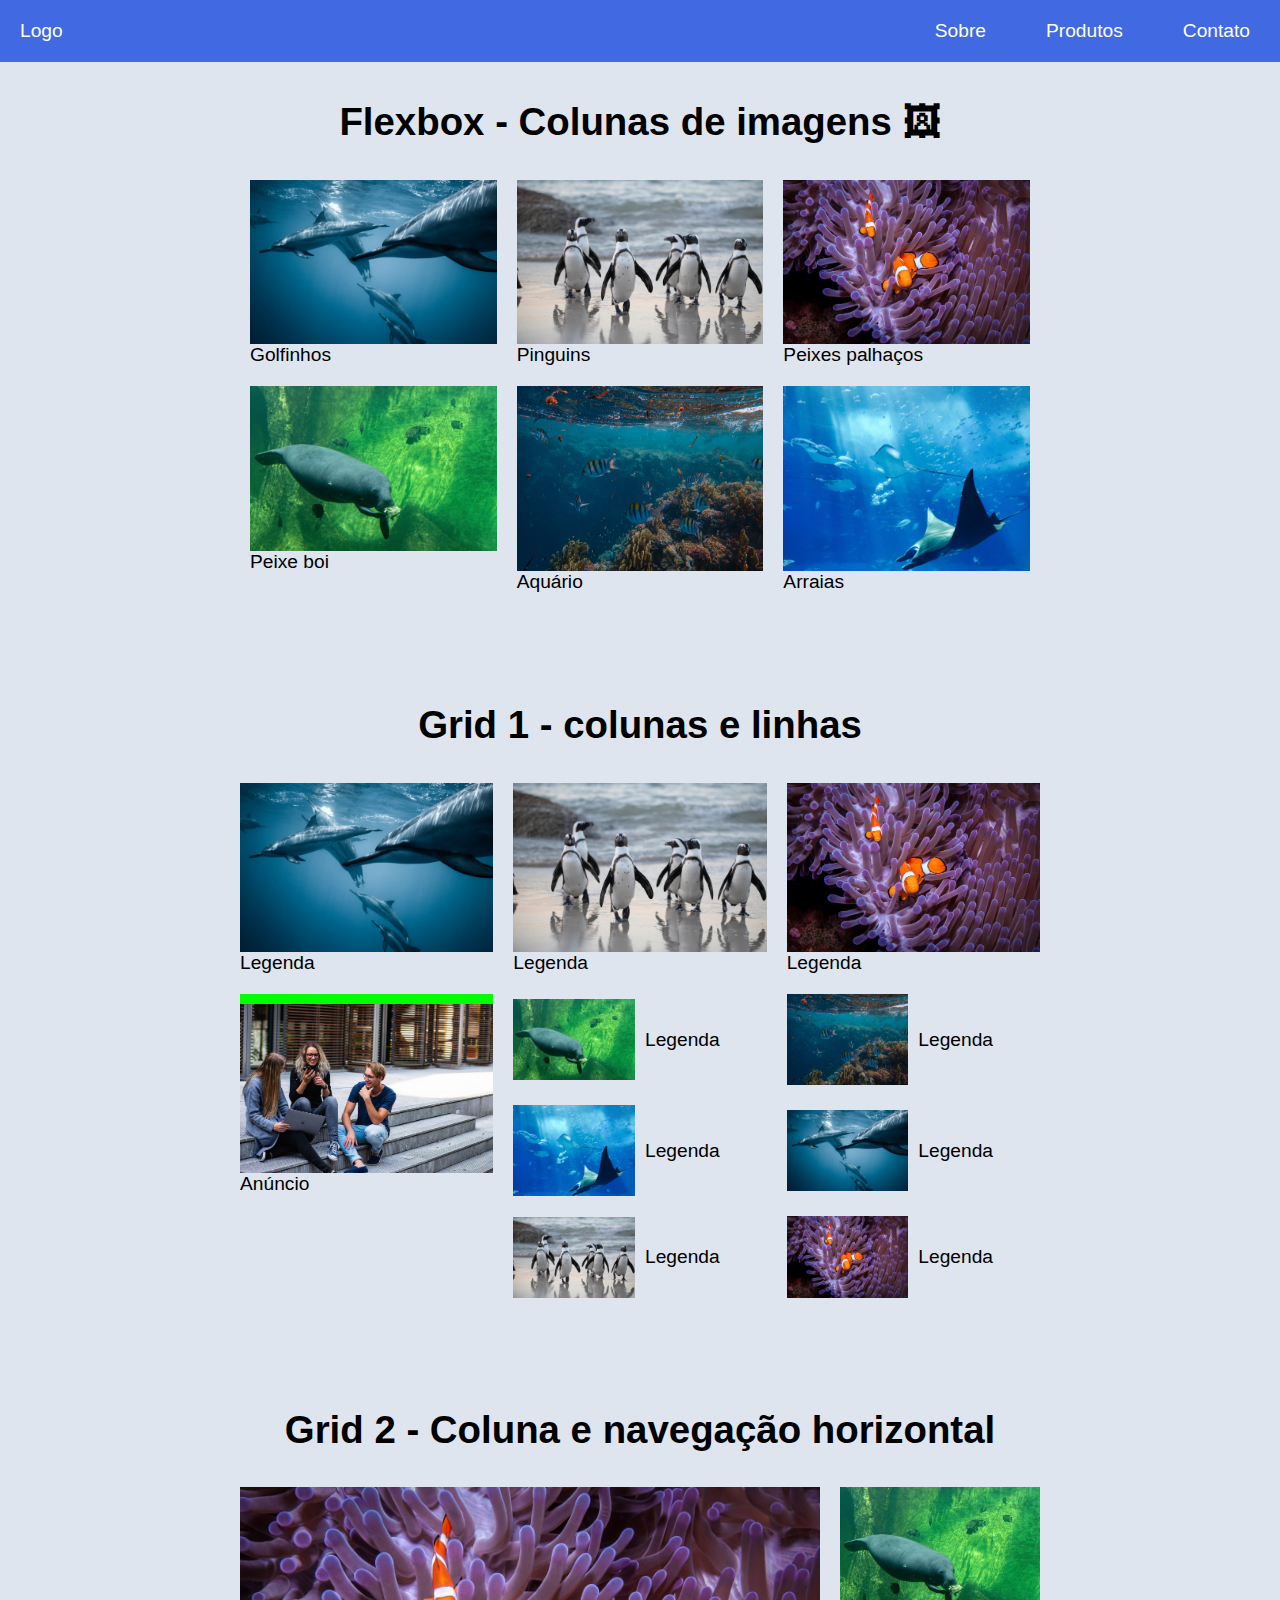
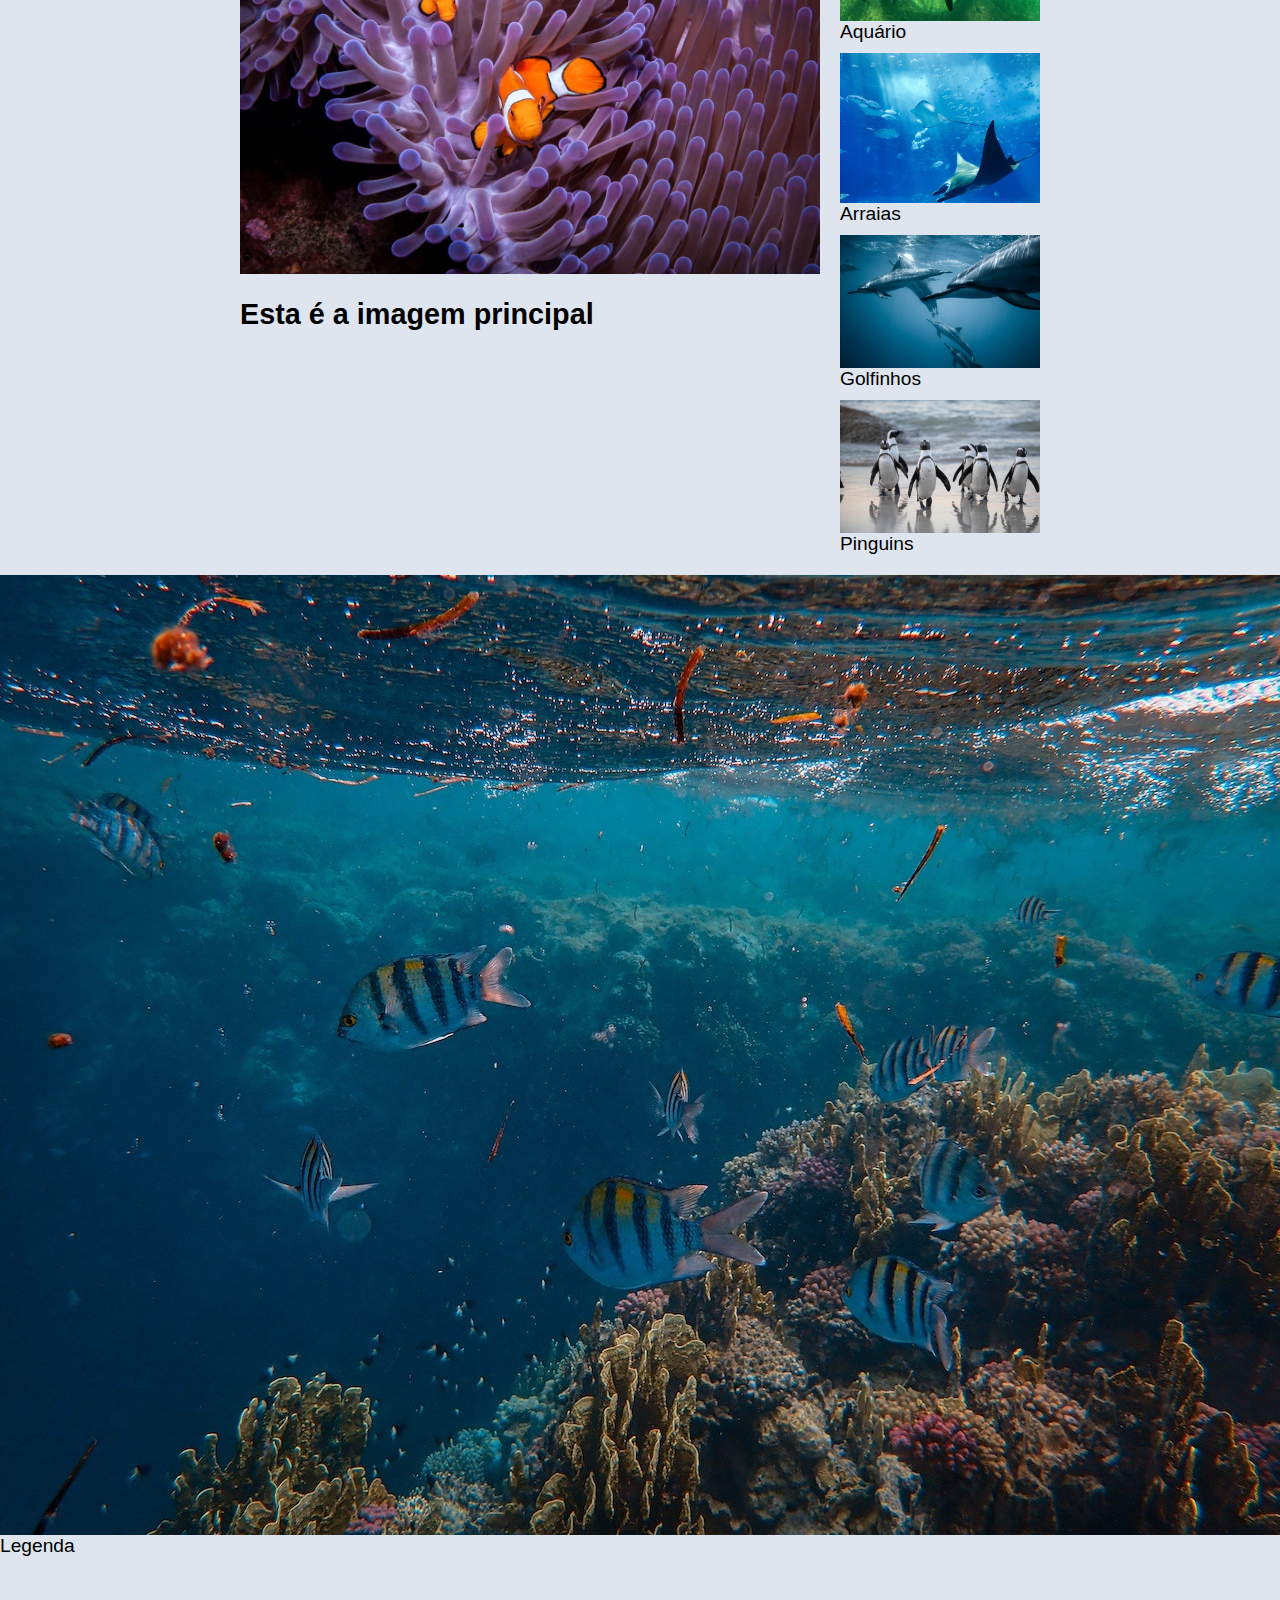
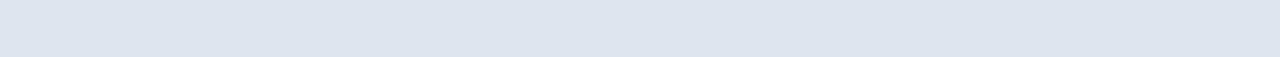
<file: Aquario/index.html>
<!DOCTYPE html>
<html lang="pt-br">
<head>
    <meta charset="UTF-8">
    <meta name="viewport" content="width=device-width, initial-scale=1.0">
    <link rel="stylesheet" href="style.css">
    <title>Aquário 🐟</title>
</head>
<body>
    <!-- Tag semântica para cabeçalho -->
    <header class="menu">
        <a href="#">Logo</a>
        <nav>
            <ul class="lista">
                <li><a href="#">Sobre</a></li>
                <li><a href="#">Produtos</a></li>
                <li><a href="#">Contato</a></li>
            </ul>
        </nav>
    </header>
    
    <!-- primeira parte -->
    <h1>Flexbox - Colunas de imagens 🖼</h1>

    <section class="flex">
        <div>
            <img src="img/aquario1.jpg" alt="">
            <p>Golfinhos</p>
        </div>
        <div>
            <img src="img/aquario2.jpg" alt="">
            <p>Pinguins</p>
        </div>
        <div>
            <img src="img/aquario3.jpg" alt="">
            <p>Peixes palhaços</p>
        </div>
        <div>
            <img src="img/aquario4.jpg" alt="">
            <p>Peixe boi</p>
        </div>
        <div>
            <img src="img/aquario5.jpg" alt="">
            <p>Aquário</p>
        </div>
        <div>
            <img src="img/aquario6.jpg" alt="">
            <p>Arraias</p>
        </div>
    </section>

    <h1>Grid 1 - colunas e linhas</h1>

    <section class="grid1">
      <div>
        <img src="img/aquario1.jpg">
        <p>Legenda</p>
      </div>
      <div>
        <img src="img/aquario2.jpg">
        <p>Legenda</p>
      </div>
      <div>
        <img src="img/aquario3.jpg">
        <p>Legenda</p>
      </div>
      <div>
        <img src="img/aquario4.jpg">
        <p>Legenda</p>
      </div>
      <div>
        <img src="img/aquario5.jpg">
        <p>Legenda</p>
      </div>
      <div>
        <img src="img/aquario6.jpg">
        <p>Legenda</p>
      </div>
      <div>
        <img src="img/aquario1.jpg">
        <p>Legenda</p>
      </div>
      <div>
        <img src="img/aquario2.jpg">
        <p>Legenda</p>
      </div>
      <div>
        <img src="img/aquario3.jpg">
        <p>Legenda</p>
      </div>
      <div class="anuncio">
        <img src="img/anuncio.jpg">
        <p>Anúncio</p>
      </div>
    </section>

    <h1>Grid 2 - Coluna e navegação horizontal</h1>

    <section class="grid2">
      <div class="principal">
        <img src="img/aquario3.jpg">
        <h2>Esta é a imagem principal</h2>
      </div>
      <div class="sidebar">
        <div>
          <img src="img/aquario4.jpg">
          <p>Aquário</p>
        </div>
        <div>
          <img src="img/aquario6.jpg">
          <p>Arraias</p>
        </div>
        <div>
          <img src="img/aquario1.jpg">
          <p>Golfinhos</p>
        </div>
        <div>
          <img src="img/aquario2.jpg">
          <p>Pinguins</p>
        </div>
      </div>
    </section>

    <section class="grid3">
        <div class="grid3-item">
          <img src="img/aquario5.jpg">
          <p>Legenda</p>
        </div>
        <div class="grid3-item">
</file>
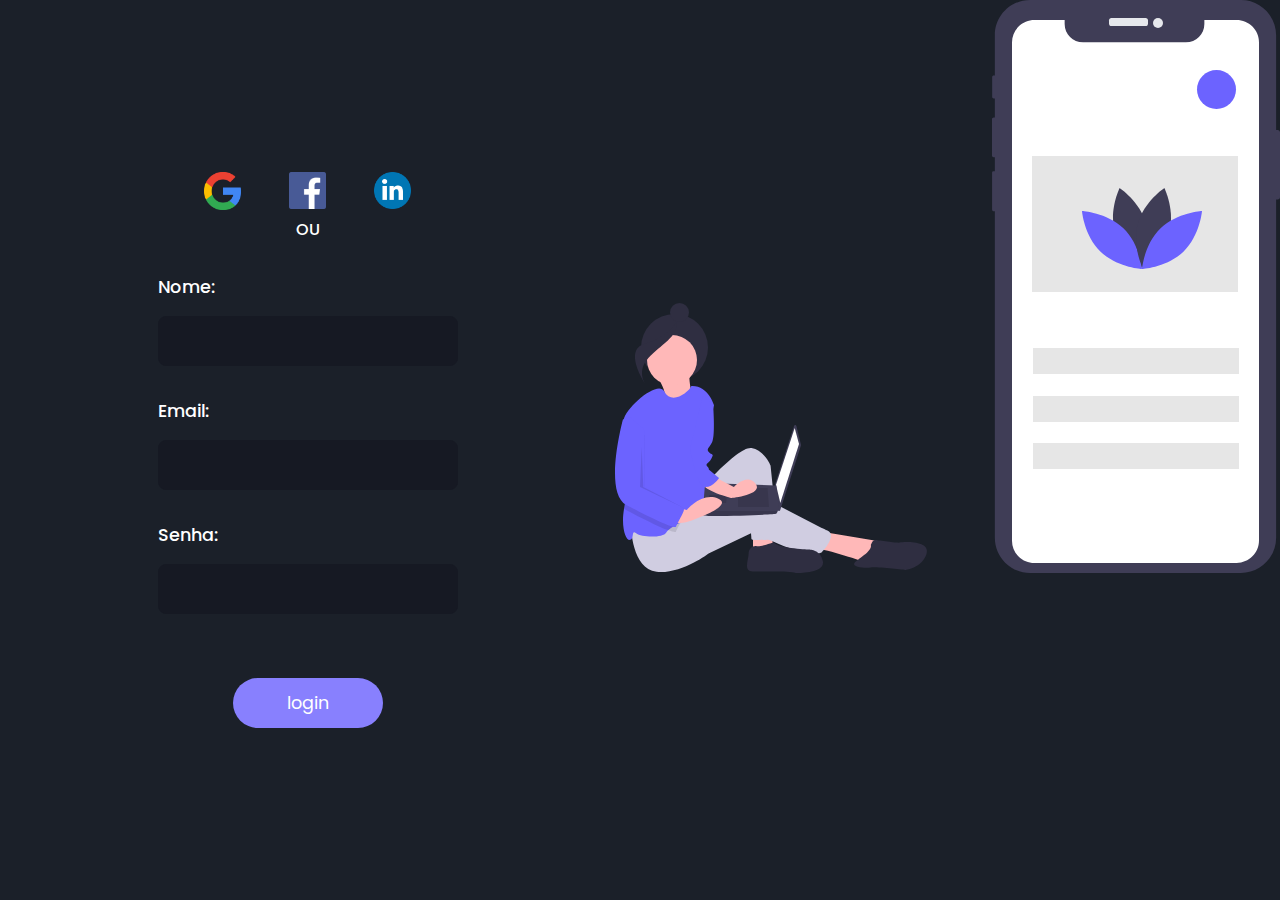
<file: TelaLogin/index.html>
<!DOCTYPE html>
<html lang="pt-br">
<head>
    <meta charset="UTF-8">
    <meta name="viewport" content="width=device-width, initial-scale=1.0">
    <link rel="stylesheet" href="style.css">
    <title>Login</title>
</head>
<body>
    <!-- Tag sematica principal -->
     <main>
        <div class="sociais">
            <a href="https://www.google.com/">
                <img src="assets/google.png" alt="foto google">
            </a>
            <a href="https://www.facebook.com/">
                <img src="assets/facebook.png" alt="foto facebook">
            </a>
            <a href="https://br.linkedin.com/">
                <img src="assets/linkedin.png" alt="foto likedin">
            </a>
        </div>
        <!-- login alternativo -->
         <div class="alternativa">
            <span>OU</span>
         </div>
         <!-- formulario -->
          <form action="">
            <label for="nome">
            <span>Nome:</span>
            <input type="text" id="nome" name="nome">
             </label>
          <label for="email">
            <span>Email:</span>
            <input type="email" id="email" name="email">
          </label>
          <label for="password">
            <span>Senha:</span>
            <input type="password" id="password" name="password">
          </label>

          <!-- botao -->
          <input type="submit" value="login">
        </form>
     </main>
     <section class="imagem">
        <!-- imagem lateral da pagina-->
         <img src="assets/mobile.svg" alt="imagem decorativa">
         <div class="circulo"></div>
     </section>
</body>
</html>
</file>
<file: TelaLogin/style.css>
@import url('https://fonts.googleapis.com/css2?family=Poppins:ital,wght@0,100;0,200;0,300;0,400;0,500;0,600;0,700;0,800;0,900;1,100;1,200;1,300;1,400;1,500;1,600;1,700;1,800;1,900&display=swap');

/* Reset das configurações padrões */
*{
    margin: 0;
    padding: 0;
    border: 0;
    box-sizing: border-box;
    font-family: "Poppins", sans-serif;
}

/* Cor do fundo e cor da fonte */
body{
    background-color: #1b2029;
    color: #fff;
    font-weight: 500;
    display: flex;
    min-height: 100vh;
    min-width: 100vw;
}

/* limitando a parte 'principal' */
main{
    width: 50vw;
    display: flex;
    flex-direction: column;
    align-items: center;
    justify-content: center;
}

main h1{
    color: #8880fe;
    font-size: 3rem;
    margin-bottom: 3rem;
    text-align: center;
}

/* Ajustando os logos das redes sociais */
main .sociais img {
    width: 37px;
    margin-left: 3rem;
}

main .sociais a{
    text-decoration: none;
}

main .sociais {
    display: flex;
    align-content: center;
}

main .sociais a:first-child img{
    margin-left: 0;
}

/* editando o 'OR' */
main .alternative{
    margin-top: 1rem;
}

main .alternative span{
    color: #999999;
    font-size: 1.1rem;
    font-weight: 400;
    position: relative;
}

main .alternative span::before,
main .alternative span::after{
    position: absolute;
    content: '';
    height: 1px;
    width: 100px;
    bottom: 50%;
    right: 50px;
    background: #999999;
}

main .alternative span::after{
    left: 50px;
}

/* Estilizando o formulário */

main form{
    display: flex;
    flex-direction: column;
    align-items: center;
}

main form label{
    display: flex;
    flex-direction: column;
}

main form label span{
    font-size: 1.1rem;
    margin-top: 2rem;
}

main form input{
    background-color: #161923;
    width: 300px;
    height: 50px;
    padding: 0 0.5rem;
    margin-top: 1rem;
    outline: none;
    color: #999999;
    font-size: 1rem;
    border: 1px solid #161923;
    border-radius: 8px;
}

/* Estilizando o botão */
main form input[type="submit"]{
    cursor: pointer;
    width: 50%;
    margin-top: 4rem;
    border: none;
    border-radius: 32px;
    background: #8880fe;
    color: #fff;
    font-size: 1.1rem;
    transition: all .3s ease-in-out;
}

main form input[type="submit"]:hover{
    background: #5d57af;
}

section .imagem{
    width: 5vw;
    display: flex;
    align-items: flex-end;
    justify-content: flex-end;
    padding: 4rem;
}

section .imagem img{
    width: 100%;
}

section.imagem .circle{
    position: absolute;
    height: 100%;
    width: 100%;
    top: 0;
    left: 0;
    background: linear-gradient(45deg, #e8cbc0, #636fa4);
    clip-path: circle(40% at right 80%);
    z-index: -1;
}

/* Responsividade de acordo com o tamanho da tela */
@media only screen and (min-width:900px) and (max-width:1200px){
    section.imagem img{
        width:110%
    }
    section.imagem .circle{
        clip-path: circle(35% at right 80%);
    }
}

@media only screen and (max-width: 900px){
    section.imagem{
        display: none;
        visibility: hidden;
    }
    main{
        width: 100vw;
    }
}

@media only screen and (max-width: 450px){
   main h1{
    font-size: 2rem;
   } 
   main .alternative span{
    font-size: 0.8rem;
   }
   main form label span,
   main form input[type="submit"]{
    font-size: 1rem;
   }
}
</file>
<file: Aquario/style.css>
/* reset das configurações */
body, ul, li, p {
    margin: 0;
    padding: 0;
    list-style: none;
    font-size: 1.2rem;
    font-family: Verdana, Geneva, Tahoma, sans-serif;
}

body{
    margin-bottom: 100px;
    background-color: #dee5ef;
}

/* Retirar o sublinhado dos links */
header a{
    text-decoration: none;
    color: #fff;
}

header a:hover{
    background-color: #8cb9f8;
    border-radius: 5px;
    padding: 7px;
}

header{
    background: #4169e1;
    display: flex;
    flex-wrap: wrap;
    justify-content: space-between;
    padding: 20px;
    /* Alinha no centro vertical */
    align-items: center;
    position: fixed;
    top:0;
    width: 100%;
}

.lista{
    display: flex;
}
.lista li{
    margin-left: 10px;
    margin-right: 50px;
}

h1 {
    margin-top: 100px;
    text-align: center;
}

img{
    max-width: 100%;
    display: block;
}

/* Flexbox 1 */
.flex{
    /* itens lado a lado */
    display: flex;
    /* quebrar a linha */
    flex-wrap: wrap;
    /* limitar o tamanho do container */
    max-width: 800px;
    /* alinhar o container para o centro da tela */
    margin: 0 auto;
}

.flex > div {
    /* limita em 200px */
    flex: 1 1 200px;
    /* gap entre os itens */
    margin: 10px;
}

/* GRID 1 */

.grid1 {
    /* altera o tipo de display */
    display: grid;
    /* repete 3x a coluna 'fração' (30%) */
    grid-template-columns: repeat(3, 1fr);
    /* limita o tamanho do container */
    max-width: 800px;
    padding: 10px;
    /* alinha o container ao centro caso a tela seja maior que 800px */
    margin: 0 auto;
    /* gap entre itens */
    grid-gap: 20px;
}

/* 'filhos' dentro da div, a partir do 4º item */
.grid1 > div:nth-child(n + 4) {
    /* inicia outra grade */
    display: grid;
    /* limita em duas fraçoes */
    grid-template-columns: 1fr 1fr;
    grid-gap: 10px;
    /* alinha o texto com a imagem */
    align-items: center;
}
  
.grid1 > div.anuncio {
    /* prende o item na coluna 1 */
    grid-column: 1;
    /* o item ocupa da linha 2 até a linha 5 */
    grid-row: 2 / 5;
    border-top: 10px solid #00ff00;
    /* volta ao tamanho da imagem */
    display: block;
}
  
/* todos os itens que estiverem abaixo de 600px */
@media (max-width: 600px) {
    .grid1 {
        /* passa a ter duas colunas */
        grid-template-columns: repeat(2, 1fr);
    }
    .grid1 > div:nth-child(n + 4) {
        /* volta a disposição dos itens ao convencional, no mobile */
        display: block;
    }
    .grid1 > div.anuncio {
        /* volta o anuncio pra coluna e linha convencional */
        grid-column: auto;
        grid-row: auto;
        /* define como primeiro item a aparecer */
        order: -1;
    }
}

/* Grid 2 - Colunas e navegação horizontal */

.grid2 {
    /* altera o tipo de display */
    display: grid;
    /* coluna lateral fixada em 200px */
    grid-template-columns: 1fr 200px;
    grid-gap: 20px;
    /* limita o tamanho do container */
    max-width: 800px;
    /* margem */
    padding: 10px;
    /* alinha o container ao centro caso a tela seja maior que 800px */
    margin: 0 auto;
}
  
.sidebar > div {
    margin-bottom: 10px;
}
  
@media (max-width: 600px) {
    .grid2 {
    /* coloca tudo em uma coluna */
      grid-template-columns: 1fr;
    }
    .sidebar {
        /* deixa os itens lado a lado */
      display: flex;
      /* insere a navegação nas imagens */
      overflow: scroll;
    }
    .sidebar > div {
        /* não diminui o valor dos itens, mantem 200px */
      flex: 1 0 200px;
      margin: 0 10px;
    }
}
</file>
